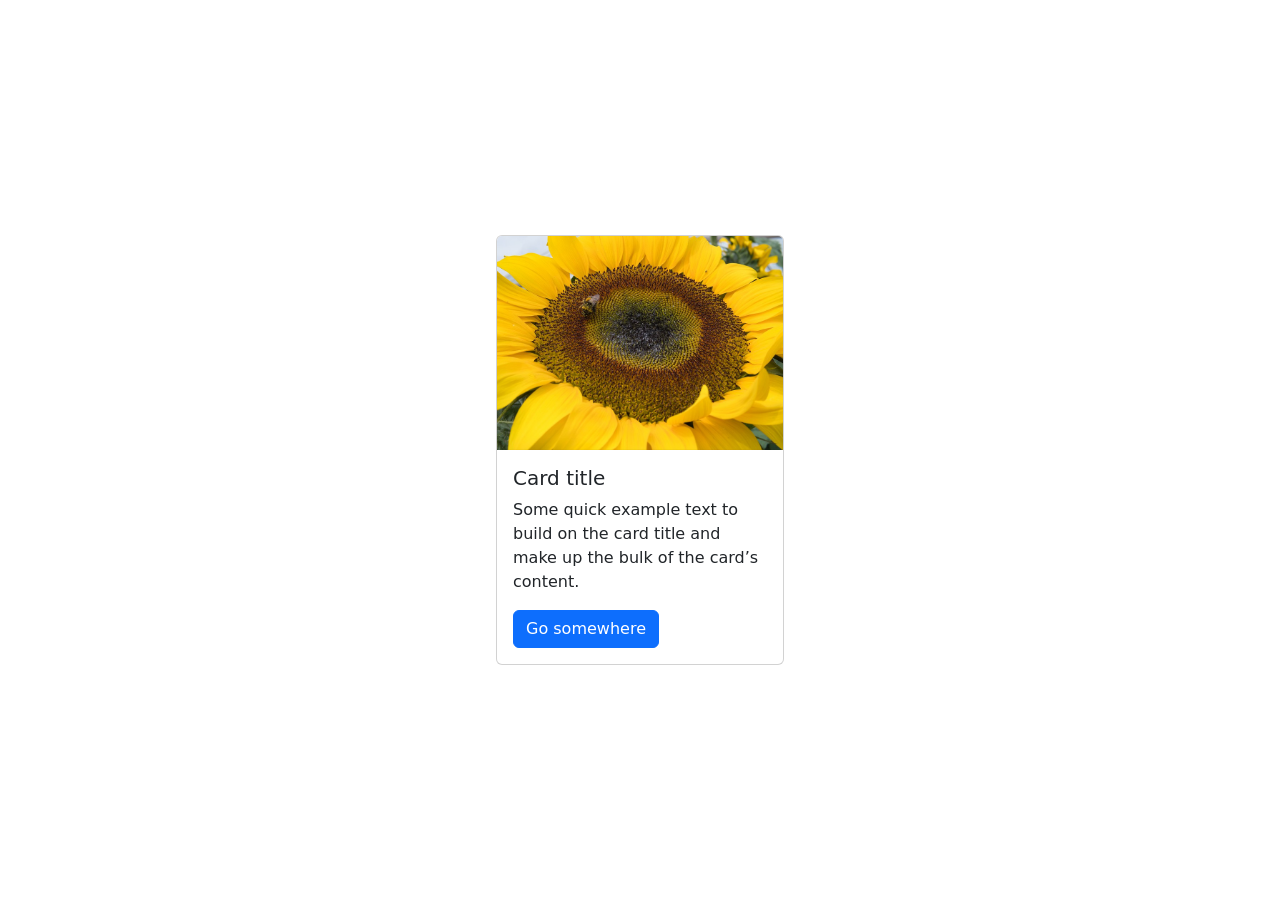
<file: WebDevBootcamp-2026-Udemy/Bootstrap/11.0 Bootstrap Intro/index.html>
<!doctype html>
<html lang="en">
  <head>
    <meta charset="utf-8" />
    <meta name="viewport" content="width=device-width, initial-scale=1" />
    <title>Bootstrap</title>
    <!-- TODO 1: Add the Bootstrap link here. -->
    <link
      href="https://cdn.jsdelivr.net/npm/bootstrap@5.3.8/dist/css/bootstrap.min.css"
      rel="stylesheet"
      integrity="sha384-sRIl4kxILFvY47J16cr9ZwB07vP4J8+LH7qKQnuqkuIAvNWLzeN8tE5YBujZqJLB"
      crossorigin="anonymous"
    />
    <style>
      /* TODO 4: Use flexbox to center the card in the vertical and horizontal center. */
      .flex-container {
        display: flex;
        height: 100vh;
        justify-content: center;
        align-items: center;
      }
    </style>
  </head>

  <body>
    <div class="flex-container">
      <!-- TODO 2: Add the Bootstrap Prebuilt Card here -->
      <div class="card" style="width: 18rem">
        <!-- TODO 3: Change the image src to display the flower.jpg image. -->
        <img src="./flower.jpg" class="card-img-top" alt="flower" />
        <div class="card-body">
          <h5 class="card-title">Card title</h5>
          <p class="card-text">
            Some quick example text to build on the card title and make up the
            bulk of the card’s content.
          </p>
          <a href="#" class="btn btn-primary">Go somewhere</a>
        </div>
      </div>
    </div>
  </body>
</html>
</file>
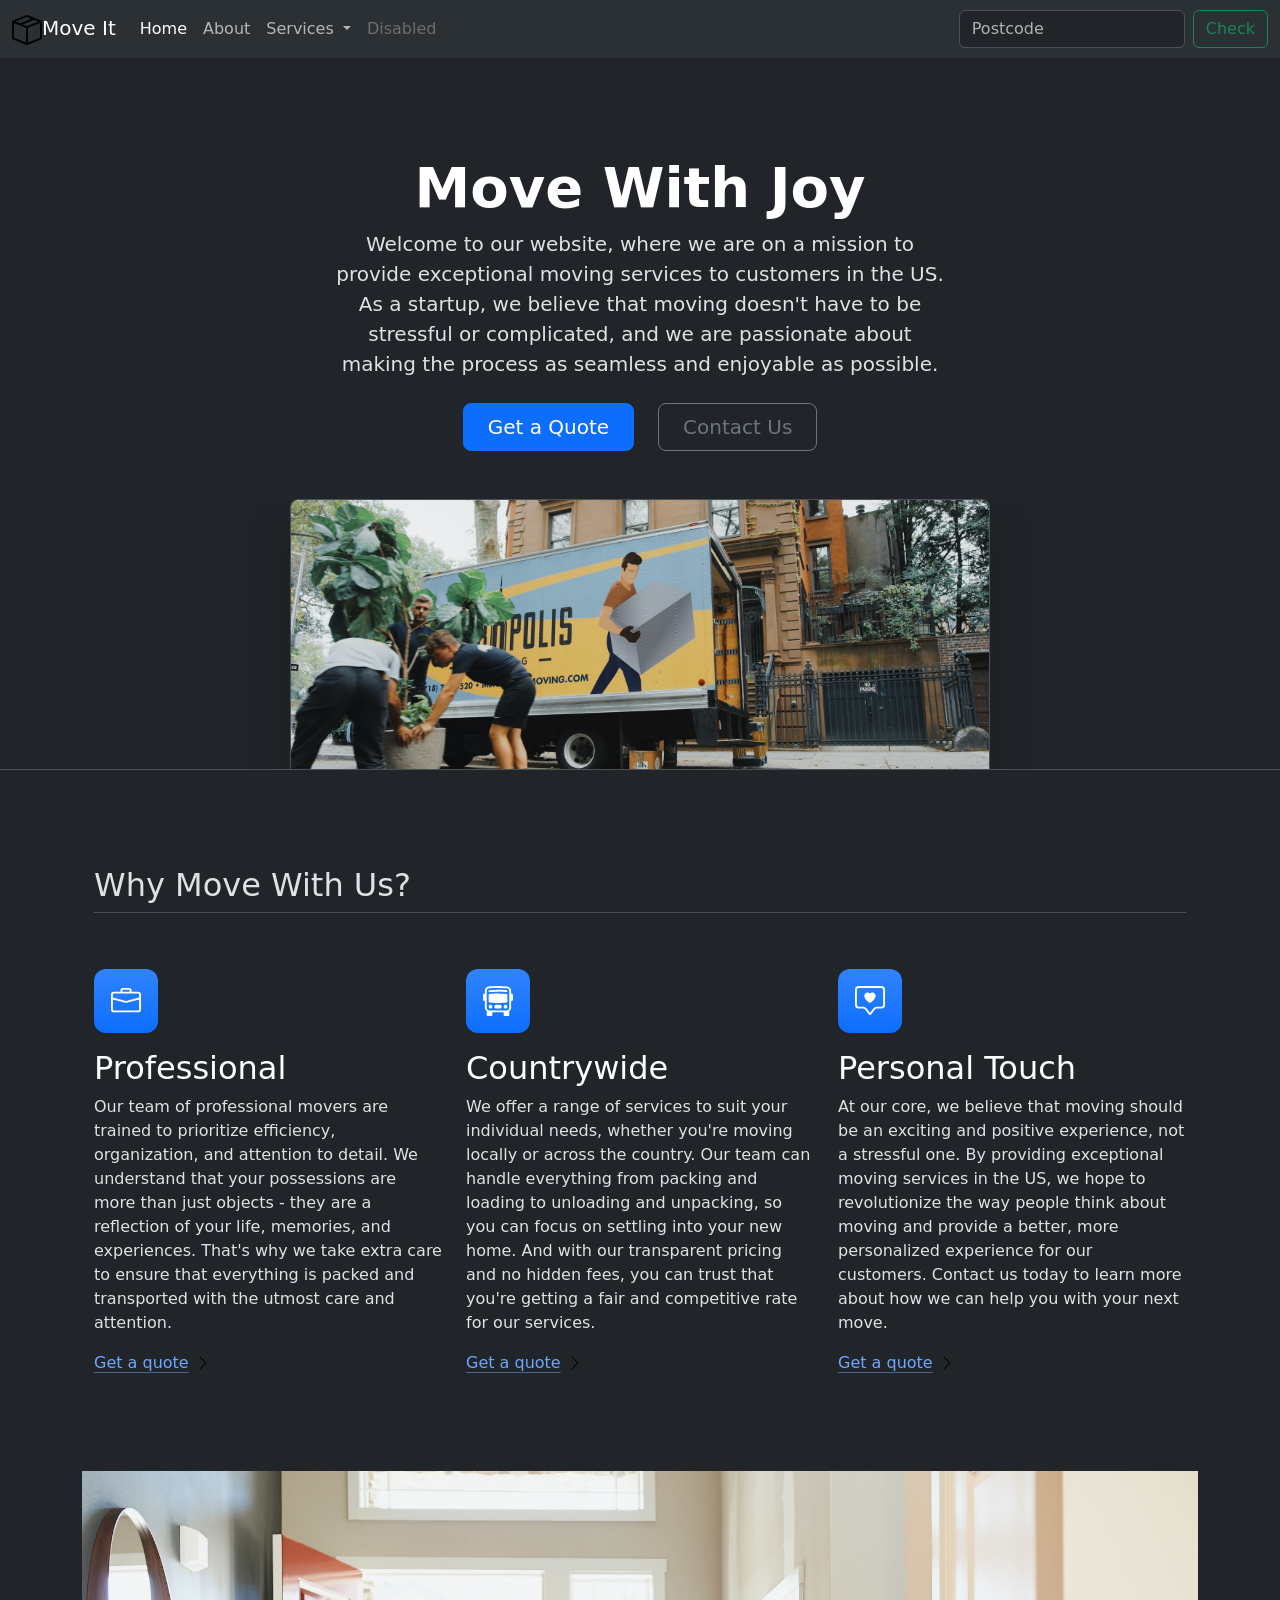
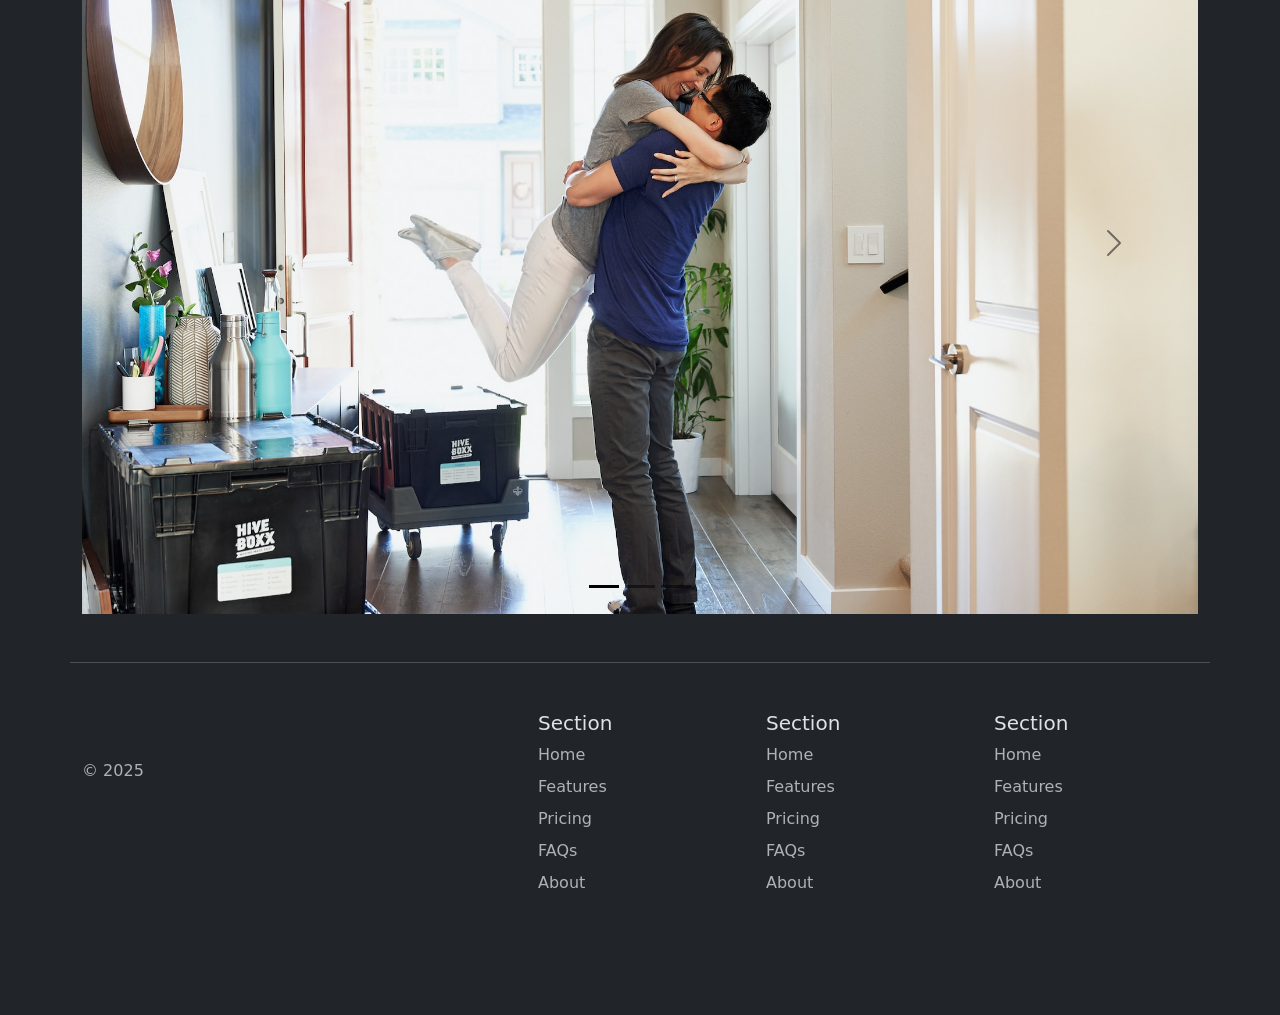
<file: WebDevBootcamp-2026-Udemy/Bootstrap/11.2 Bootstrap Components/index.html>
<!doctype html>
<html lang="en" data-bs-theme="dark">
  <head>
    <meta charset="UTF-8" />
    <meta name="viewport" content="width=device-width, initial-scale=1.0" />
    <title>Bootstrap Components</title>
    <link
      href="https://cdn.jsdelivr.net/npm/bootstrap@5.3.0-alpha2/dist/css/bootstrap.min.css"
      rel="stylesheet"
      integrity="sha384-aFq/bzH65dt+w6FI2ooMVUpc+21e0SRygnTpmBvdBgSdnuTN7QbdgL+OapgHtvPp"
      crossorigin="anonymous"
    />
    <style>
      .feature-icon {
        width: 4rem;
        height: 4rem;
        border-radius: 0.75rem;
      }
    </style>
  </head>

  <body>
    <nav class="navbar navbar-expand-lg bg-body-tertiary">
      <div class="container-fluid">
        <a class="navbar-brand" href="#"
          ><img src="./box-seam.svg" alt="moveit brand icon" height="30" />Move
          It</a
        >
        <button
          class="navbar-toggler"
          type="button"
          data-bs-toggle="collapse"
          data-bs-target="#navbarSupportedContent"
          aria-controls="navbarSupportedContent"
          aria-expanded="false"
          aria-label="Toggle navigation"
        >
          <span class="navbar-toggler-icon"></span>
        </button>
        <div class="collapse navbar-collapse" id="navbarSupportedContent">
          <ul class="navbar-nav me-auto mb-2 mb-lg-0">
            <li class="nav-item">
              <a class="nav-link active" aria-current="page" href="#">Home</a>
            </li>
            <li class="nav-item">
              <a class="nav-link" href="#">About</a>
            </li>
            <li class="nav-item dropdown">
              <a
                class="nav-link dropdown-toggle"
                href="#"
                role="button"
                data-bs-toggle="dropdown"
                aria-expanded="false"
              >
                Services
              </a>
              <ul class="dropdown-menu">
                <li><a class="dropdown-item" href="#">Action</a></li>
                <li><a class="dropdown-item" href="#">Another action</a></li>
                <li><hr class="dropdown-divider" /></li>
                <li>
                  <a class="dropdown-item" href="#">Something else here</a>
                </li>
              </ul>
            </li>
            <li class="nav-item">
              <a class="nav-link disabled" aria-disabled="true">Disabled</a>
            </li>
          </ul>
          <form class="d-flex" role="search">
            <input
              class="form-control me-2"
              type="search"
              placeholder="Postcode"
              aria-label="Search"
            />
            <button class="btn btn-outline-success" type="submit">Check</button>
          </form>
        </div>
      </div>
    </nav>

    <div class="px-4 pt-5 my-5 text-center border-bottom">
      <h1 class="display-4 fw-bold text-body-emphasis">Move With Joy</h1>
      <div class="col-lg-6 mx-auto">
        <p class="lead mb-4">
          Welcome to our website, where we are on a mission to provide
          exceptional moving services to customers in the US. As a startup, we
          believe that moving doesn't have to be stressful or complicated, and
          we are passionate about making the process as seamless and enjoyable
          as possible.
        </p>
        <div class="d-grid gap-2 d-sm-flex justify-content-sm-center mb-5">
          <button type="button" class="btn btn-primary btn-lg px-4 me-sm-3">
            Get a Quote
          </button>
          <button type="button" class="btn btn-outline-secondary btn-lg px-4">
            Contact Us
          </button>
        </div>
      </div>
      <div class="overflow-hidden" style="max-height: 30vh">
        <div class="container px-5">
          <img
            src="./moving-van.jpg"
            class="img-fluid border rounded-3 shadow-lg mb-4"
            alt="Example image"
            width="700"
            height="500"
            loading="lazy"
          />
        </div>
      </div>
    </div>

    <div class="container px-4 py-5" id="featured-3">
      <h2 class="pb-2 border-bottom">Why Move With Us?</h2>
      <div class="row g-4 py-5 row-cols-1 row-cols-lg-3">
        <div class="feature col">
          <div
            class="feature-icon d-inline-flex align-items-center justify-content-center text-bg-primary bg-gradient fs-2 mb-3"
          >
            <img src="./briefcase.svg" alt="briefcase" height="30" />
          </div>
          <h3 class="fs-2 text-body-emphasis">Professional</h3>
          <p>
            Our team of professional movers are trained to prioritize
            efficiency, organization, and attention to detail. We understand
            that your possessions are more than just objects - they are a
            reflection of your life, memories, and experiences. That's why we
            take extra care to ensure that everything is packed and transported
            with the utmost care and attention.
          </p>
          <a href="#" class="icon-link">
            Get a quote
            <img src="./chevron-right.svg" alt="chevron-right" />
          </a>
        </div>
        <div class="feature col">
          <div
            class="feature-icon d-inline-flex align-items-center justify-content-center text-bg-primary bg-gradient fs-2 mb-3"
          >
            <img src="./bus-front.svg" alt="bus-front" height="30" />
          </div>
          <h3 class="fs-2 text-body-emphasis">Countrywide</h3>
          <p>
            We offer a range of services to suit your individual needs, whether
            you're moving locally or across the country. Our team can handle
            everything from packing and loading to unloading and unpacking, so
            you can focus on settling into your new home. And with our
            transparent pricing and no hidden fees, you can trust that you're
            getting a fair and competitive rate for our services.
          </p>
          <a href="#" class="icon-link">
            Get a quote
            <img src="./chevron-right.svg" alt="chevron-right" />
          </a>
        </div>
        <div class="feature col">
          <div
            class="feature-icon d-inline-flex align-items-center justify-content-center text-bg-primary bg-gradient fs-2 mb-3"
          >
            <img
              src="chat-square-heart.svg"
              alt="chat-square-heart"
              height="30"
            />
          </div>
          <h3 class="fs-2 text-body-emphasis">Personal Touch</h3>
          <p>
            At our core, we believe that moving should be an exciting and
            positive experience, not a stressful one. By providing exceptional
            moving services in the US, we hope to revolutionize the way people
            think about moving and provide a better, more personalized
            experience for our customers. Contact us today to learn more about
            how we can help you with your next move.
          </p>
          <a href="#" class="icon-link">
            Get a quote
            <img src="./chevron-right.svg" alt="chevron-right" />
          </a>
        </div>
      </div>
    </div>

    <div class="container">
      <div id="carouselExampleIndicators" class="carousel slide">
        <div class="carousel-indicators">
          <button
            type="button"
            data-bs-target="#carouselExampleIndicators"
            data-bs-slide-to="0"
            class="active"
            aria-current="true"
            aria-label="Slide 1"
          ></button>
          <button
            type="button"
            data-bs-target="#carouselExampleIndicators"
            data-bs-slide-to="1"
            aria-label="Slide 2"
          ></button>
          <button
            type="button"
            data-bs-target="#carouselExampleIndicators"
            data-bs-slide-to="2"
            aria-label="Slide 3"
          ></button>
        </div>
        <div class="carousel-inner">
          <div class="carousel-item active">
            <img src="./couple.jpg" class="d-block w-100" alt="couple" />
          </div>
          <div class="carousel-item">
            <img src="./dog.jpg" class="d-block w-100" alt="dog" />
          </div>
          <div class="carousel-item">
            <img src="./family.jpg" class="d-block w-100" alt="family" />
          </div>
        </div>
        <button
          class="carousel-control-prev"
          type="button"
          data-bs-target="#carouselExampleIndicators"
          data-bs-slide="prev"
        >
          <span class="carousel-control-prev-icon" aria-hidden="true"></span>
          <span class="visually-hidden">Previous</span>
        </button>
        <button
          class="carousel-control-next"
          type="button"
          data-bs-target="#carouselExampleIndicators"
          data-bs-slide="next"
        >
          <span class="carousel-control-next-icon" aria-hidden="true"></span>
          <span class="visually-hidden">Next</span>
        </button>
      </div>
    </div>

    <div class="container">
      <footer
        class="row row-cols-1 row-cols-sm-2 row-cols-md-5 py-5 my-5 border-top"
      >
        <div class="col mb-3">
          <a
            href="/"
            class="d-flex align-items-center mb-3 link-body-emphasis text-decoration-none"
            aria-label="Bootstrap"
          >
            <svg class="bi me-2" width="40" height="32" aria-hidden="true">
              <use xlink:href="#bootstrap"></use>
            </svg>
          </a>
          <p class="text-body-secondary">© 2025</p>
        </div>
        <div class="col mb-3"></div>
        <div class="col mb-3">
          <h5>Section</h5>
          <ul class="nav flex-column">
            <li class="nav-item mb-2">
              <a href="#" class="nav-link p-0 text-body-secondary">Home</a>
            </li>
            <li class="nav-item mb-2">
              <a href="#" class="nav-link p-0 text-body-secondary">Features</a>
            </li>
            <li class="nav-item mb-2">
              <a href="#" class="nav-link p-0 text-body-secondary">Pricing</a>
            </li>
            <li class="nav-item mb-2">
              <a href="#" class="nav-link p-0 text-body-secondary">FAQs</a>
            </li>
            <li class="nav-item mb-2">
              <a href="#" class="nav-link p-0 text-body-secondary">About</a>
            </li>
          </ul>
        </div>
        <div class="col mb-3">
          <h5>Section</h5>
          <ul class="nav flex-column">
            <li class="nav-item mb-2">
              <a href="#" class="nav-link p-0 text-body-secondary">Home</a>
            </li>
            <li class="nav-item mb-2">
              <a href="#" class="nav-link p-0 text-body-secondary">Features</a>
            </li>
            <li class="nav-item mb-2">
              <a href="#" class="nav-link p-0 text-body-secondary">Pricing</a>
            </li>
            <li class="nav-item mb-2">
              <a href="#" class="nav-link p-0 text-body-secondary">FAQs</a>
            </li>
            <li class="nav-item mb-2">
              <a href="#" class="nav-link p-0 text-body-secondary">About</a>
            </li>
          </ul>
        </div>
        <div class="col mb-3">
          <h5>Section</h5>
          <ul class="nav flex-column">
            <li class="nav-item mb-2">
              <a href="#" class="nav-link p-0 text-body-secondary">Home</a>
            </li>
            <li class="nav-item mb-2">
              <a href="#" class="nav-link p-0 text-body-secondary">Features</a>
            </li>
            <li class="nav-item mb-2">
              <a href="#" class="nav-link p-0 text-body-secondary">Pricing</a>
            </li>
            <li class="nav-item mb-2">
              <a href="#" class="nav-link p-0 text-body-secondary">FAQs</a>
            </li>
            <li class="nav-item mb-2">
              <a href="#" class="nav-link p-0 text-body-secondary">About</a>
            </li>
          </ul>
        </div>
      </footer>
    </div>
    <script
      src="https://cdn.jsdelivr.net/npm/bootstrap@5.3.8/dist/js/bootstrap.bundle.min.js"
      integrity="sha384-FKyoEForCGlyvwx9Hj09JcYn3nv7wiPVlz7YYwJrWVcXK/BmnVDxM+D2scQbITxI"
      crossorigin="anonymous"
    ></script>
  </body>
</html>
</file>
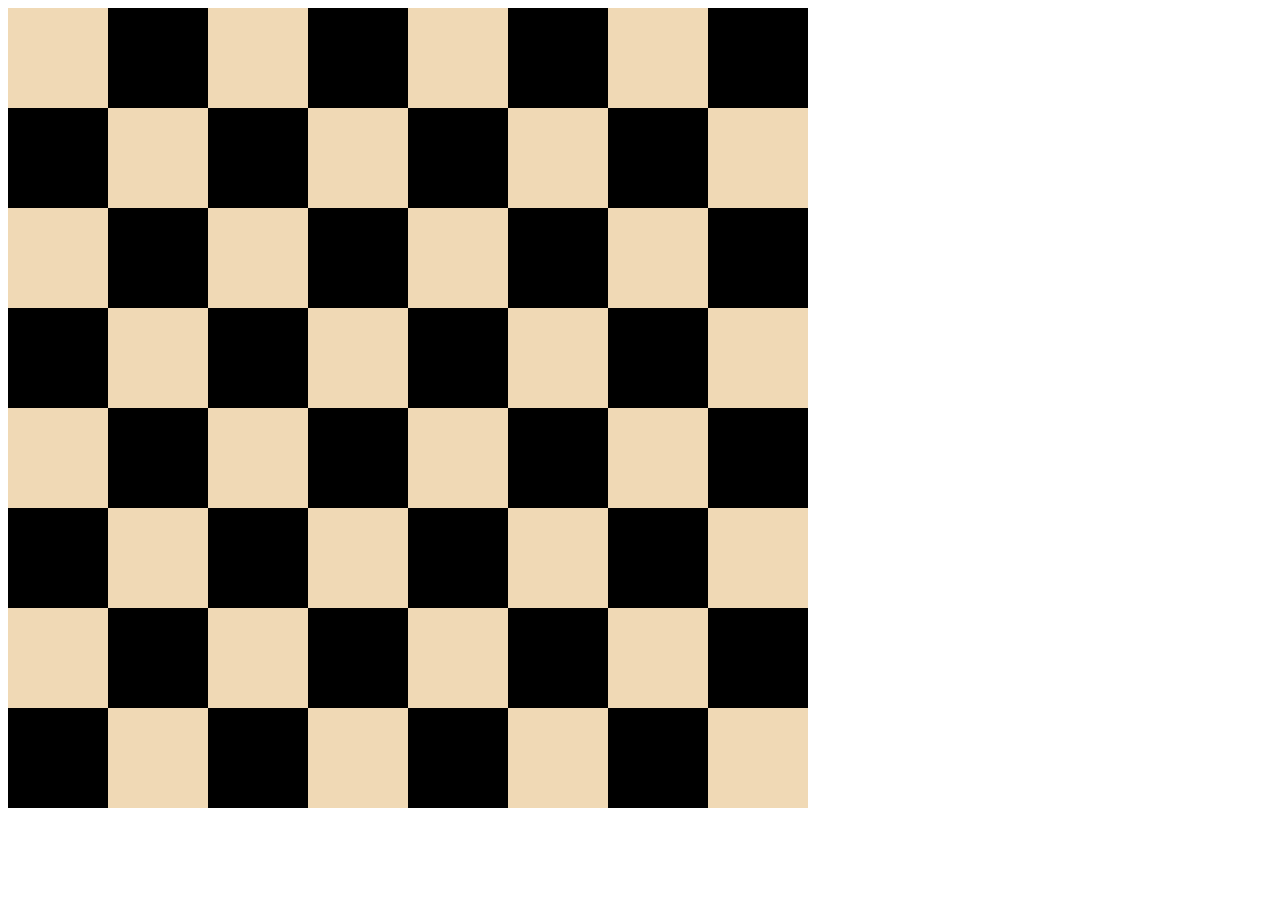
<file: WebDevBootcamp-2026-Udemy/CSS/10.0 Display Grid/index.html>
<!doctype html>
<html>
  <head>
    <title>Chessboard</title>
    <style>
      /* Write your code here */
      /* Each square should be 100px by 100px */
      /* My colours for white: #f0d9b5, black: #b58863 */
      .container {
        width: 800px;
        display: grid;
        grid-template-columns: 1fr 1fr 1fr 1fr 1fr 1fr 1fr 1fr;
        grid-template-rows: 1fr 1fr 1fr 1fr 1fr 1fr 1fr 1fr;
      }
      .white {
        width: 100px;
        height: 100px;
        background-color: #f0d9b5;
      }
      .black {
        width: 100px;
        height: 100px;
        background-color: black;
      }
    </style>
  </head>

  <body>
    <div class="container">
      <div class="white"></div>
      <div class="black"></div>
      <div class="white"></div>
      <div class="black"></div>
      <div class="white"></div>
      <div class="black"></div>
      <div class="white"></div>
      <div class="black"></div>
      <div class="black"></div>
      <div class="white"></div>
      <div class="black"></div>
      <div class="white"></div>
      <div class="black"></div>
      <div class="white"></div>
      <div class="black"></div>
      <div class="white"></div>
      <div class="white"></div>
      <div class="black"></div>
      <div class="white"></div>
      <div class="black"></div>
      <div class="white"></div>
      <div class="black"></div>
      <div class="white"></div>
      <div class="black"></div>
      <div class="black"></div>
      <div class="white"></div>
      <div class="black"></div>
      <div class="white"></div>
      <div class="black"></div>
      <div class="white"></div>
      <div class="black"></div>
      <div class="white"></div>
      <div class="white"></div>
      <div class="black"></div>
      <div class="white"></div>
      <div class="black"></div>
      <div class="white"></div>
      <div class="black"></div>
      <div class="white"></div>
      <div class="black"></div>
      <div class="black"></div>
      <div class="white"></div>
      <div class="black"></div>
      <div class="white"></div>
      <div class="black"></div>
      <div class="white"></div>
      <div class="black"></div>
      <div class="white"></div>
      <div class="white"></div>
      <div class="black"></div>
      <div class="white"></div>
      <div class="black"></div>
      <div class="white"></div>
      <div class="black"></div>
      <div class="white"></div>
      <div class="black"></div>
      <div class="black"></div>
      <div class="white"></div>
      <div class="black"></div>
      <div class="white"></div>
      <div class="black"></div>
      <div class="white"></div>
      <div class="black"></div>
      <div class="white"></div>
    </div>
  </body>
</html>
</file>
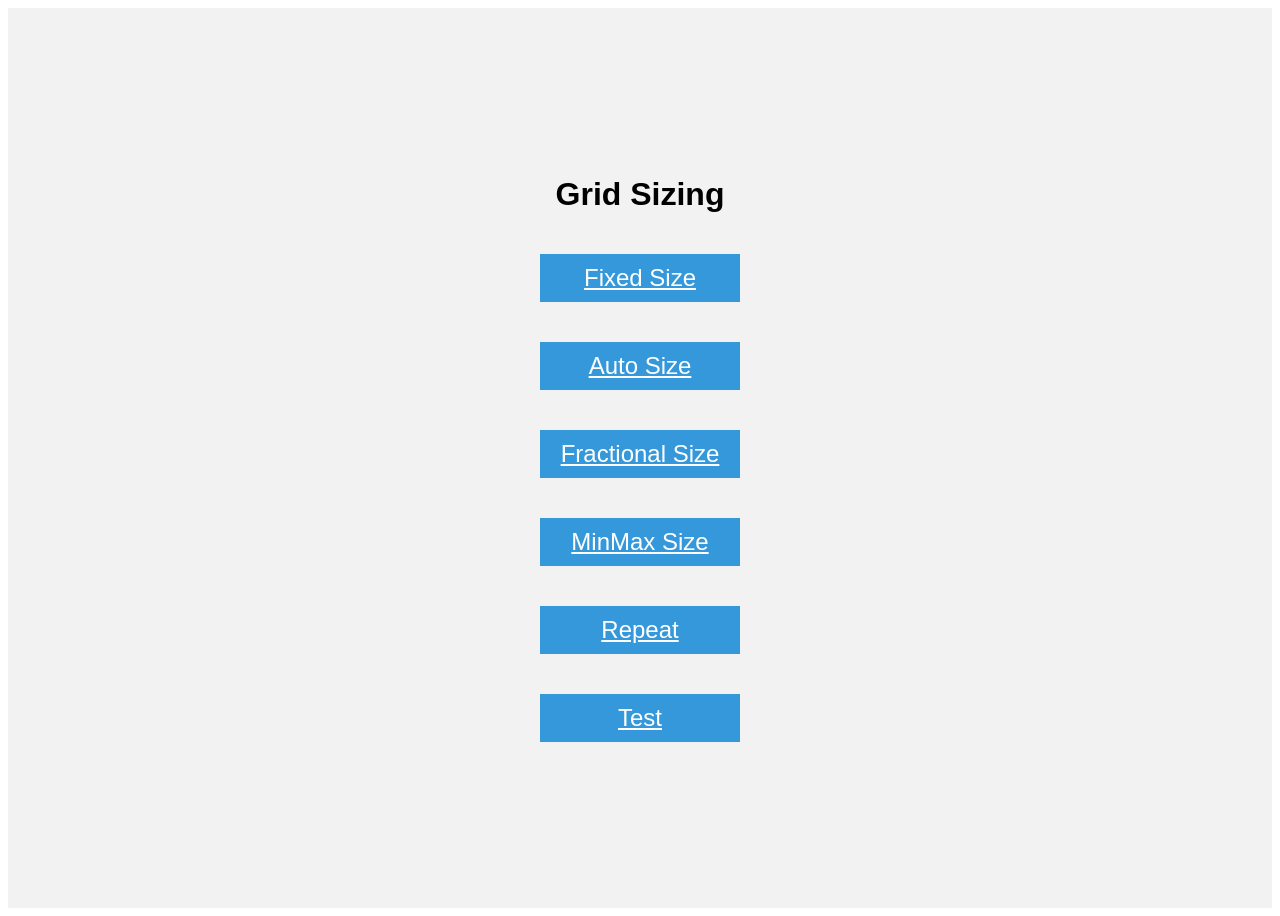
<file: WebDevBootcamp-2026-Udemy/CSS/10.1 Grid Sizing/index.html>
<!DOCTYPE html>
<html lang="en">

<head>
  <meta charset="UTF-8">
  <meta name="google" content="notranslate">
  <meta name="viewport" content="width=device-width, initial-scale=1.0">
  <title>Grid Fundamentals</title>
  <style>
    body {
      font-family: sans-serif;
    }

    .container {
      display: flex;
      justify-content: center;
      align-items: center;
      flex-direction: column;
      height: 100vh;
      background-color: #f2f2f2;
    }

    .item {
      width: 200px;
      margin: 20px;
      background-color: #3498db;
      color: #fff;
      text-align: center;
      line-height: 2;
      font-size: 24px;
    }
  </style>
</head>

<body>
  <div class="container">
    <h1>Grid Sizing</h1>
    <a class="item" href="./fixed-size.html">Fixed Size</a>
    <a class="item" href="./auto-size.html">Auto Size</a>
    <a class="item" href="./fractional-size.html">Fractional Size</a>
    <a class="item" href="./minmax-size.html">MinMax Size</a>
    <a class="item" href="./repeat.html">Repeat</a>
    <a class="item" href="./test.html">Test</a>


  </div>
</body>

</html>
</file>
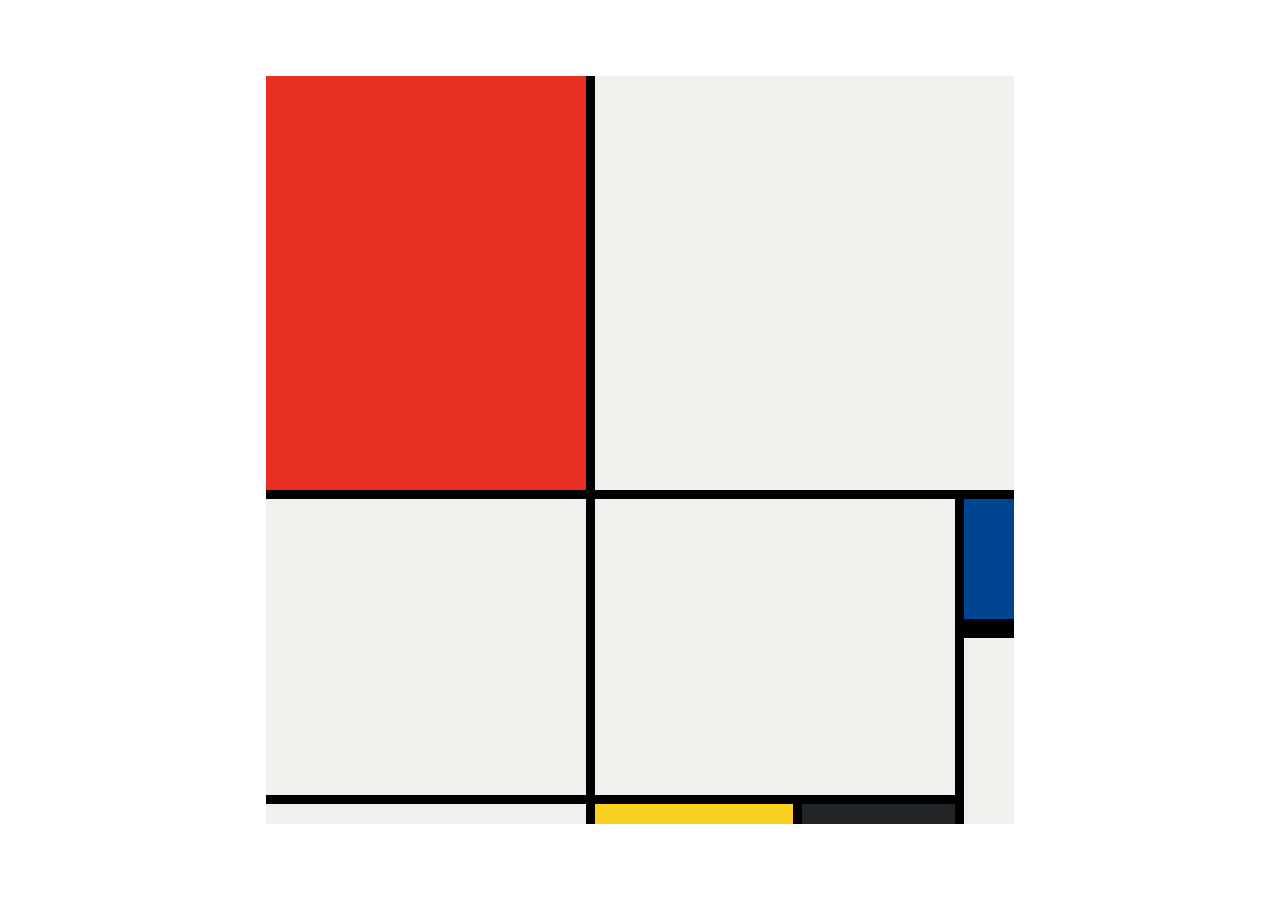
<file: WebDevBootcamp-2026-Udemy/CSS/10.3 Mondrian Project/index.html>
<!doctype html>
<html lang="en">
  <head>
    <meta charset="UTF-8" />
    <meta name="viewport" content="width=device-width, initial-scale=1.0" />
    <title>Mondrian Project</title>
    <style>
      body {
        display: flex;
        height: 100vh;
        justify-content: center;
        align-items: center;
        padding: 0;
        margin: 0;
      }
      .container {
        width: 748px;
        height: 748px;
        display: grid;
        grid-template-columns: 320px 198px 153px 50px;
        grid-template-rows: 414px 130px 157px 20px;
        gap: 9px;
        background-color: black;
      }
      .red {
        background-color: #e72f24;
      }
      .blue {
        background-color: #004592;
        border-bottom: 10px solid black;
      }
      .yellow {
        background-color: #f9d01e;
      }
      .grey {
        background-color: #232629;
      }
      .light-grey {
        background-color: #f0f1ec;
      }

      .one {
        grid-column: span 3;
      }
      .two {
        grid-row: span 2;
      }
      .three {
        grid-area: 2 / 2 / 4 / 4;
      }
      .four {
        grid-row: span 2;
      }
      /*
      Write your CSS here
      Gap Colour: #000
      White: #F0F1EC
      Red: #E72F24
      Black: #232629
      Blue: #004592
      Yellow: #F9D01E

      For dimensions, see dimensions.png image.
      HINT: Remember you can't change the properties of grid lines.
      But grid lines are transparent!
      */
    </style>
  </head>

  <body>
    <!-- Write your HTML here -->
    <div class="container">
      <div class="item red"></div>
      <div class="light-grey one"></div>
      <div class="light-grey two"></div>
      <div class="light-grey three"></div>
      <div class="item blue"></div>
      <div class="light-grey four"></div>
      <div class="light-grey five"></div>

      <div class="item yellow"></div>

      <div class="item grey"></div>
    </div>
  </body>
</html>
</file>
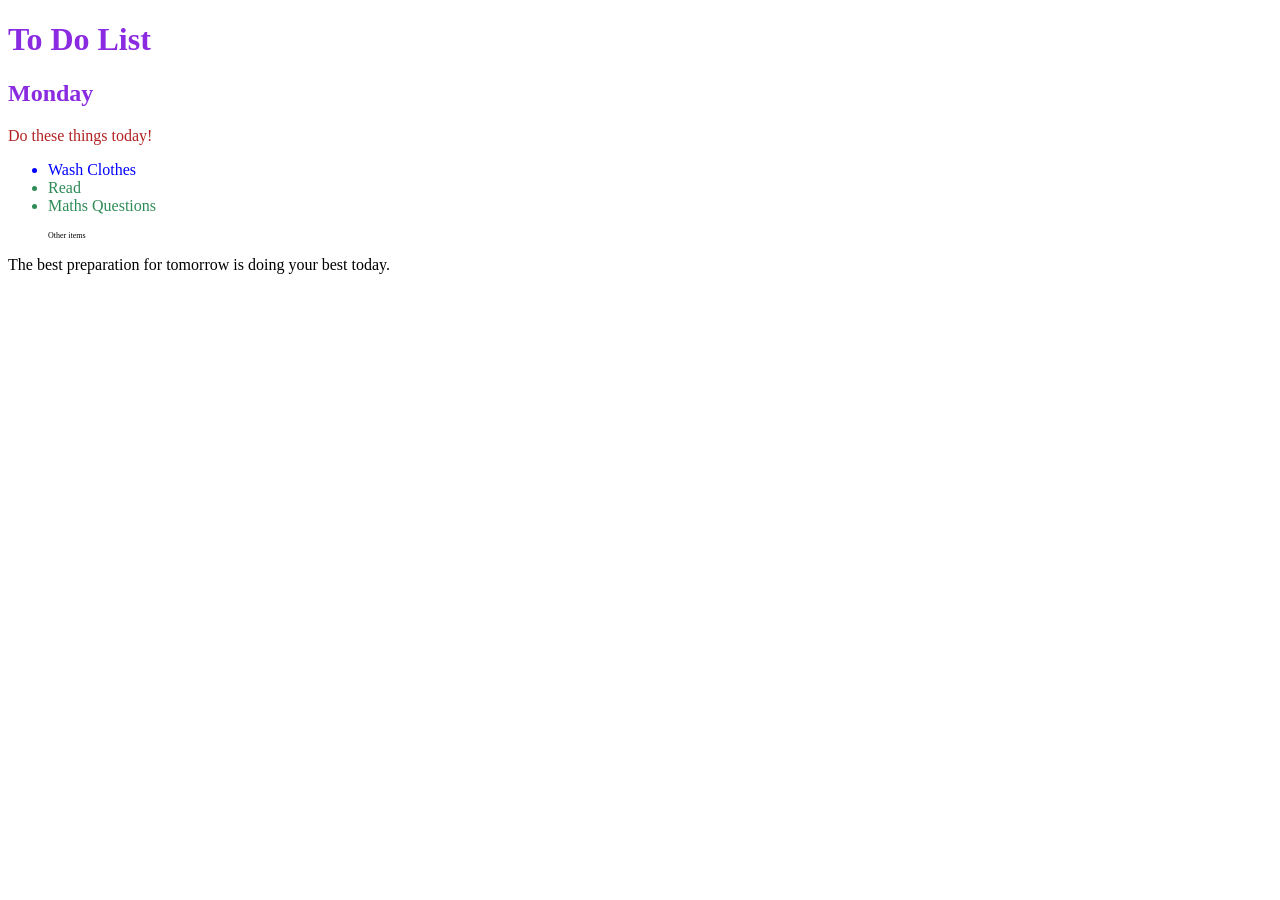
<file: WebDevBootcamp-2026-Udemy/CSS/7.1 Combining Selectors/index.html>
<!DOCTYPE html>
<html lang="en">

<head>
  <meta charset="UTF-8">
  <title>Combining CSS Selectors</title>
  <link rel="stylesheet" href="./style.css">
</head>

<!-- Don't change any of the HTML code! -->

<body>
  <h1>To Do List</h1>
  <h2>Monday</h2>
  <div class="box">
    <p class="done">Do these things today!</p>
    <ul class="list">
      <li>Wash Clothes</li>
      <li class="done">Read</li>
      <li class="done">Maths Questions</li>
    </ul>
  </div>

  <ul>
    <p class="done">Other items</p>
  </ul>
  <p>The best preparation for tomorrow is doing your best today.</p>

</body>

</html>
</file>
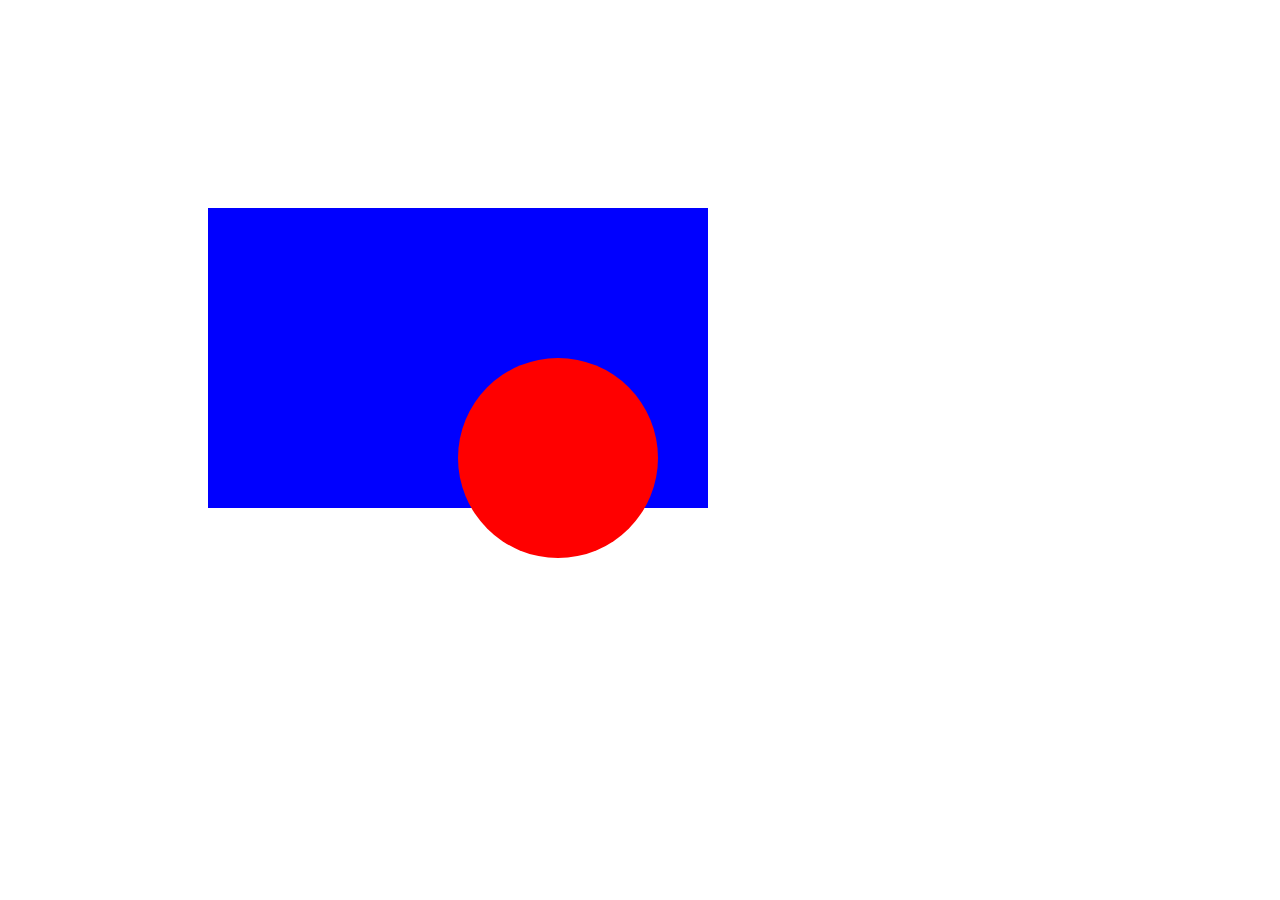
<file: WebDevBootcamp-2026-Udemy/CSS/7.2 CSS Positioning/index.html>
<!doctype html>
<html>
  <head>
    <title>CSS Positioning Exercise</title>
    <style>
      /* Write your code here */
      .red-circle {
        background-color: red;
        width: 200px;
        height: 200px;
        border-radius: 50%;
        position: absolute;
        top: 150px;
        left: 250px;
      }

      .blue-box {
        width: 500px;
        height: 300px;
        background-color: blue;
        position: relative;
        top: 200px;
        left: 200px;
      }
    </style>
  </head>
  <!--There are 4 types in position CSS:
  1) Static : HTML default flow when we set top or left it will not apply.
  2) Relative : when we set top or left it will move relative position. 
  3) Absolute : Position relative to nearest positioned ancestor or top left corner of webpage.
  4) Fixed : Position relative to top left corner of browser window. It will alway show on the screen when we scroll up or down.

  To visualize do appbrewery.github.io/css-positioning/

  --Z-index will apply for absolute. It will be like that element will be floated on other stuffs. z-index : 0;(default) but z-index : -1;(it will be behind other things);
  -->
  <body>
    <div class="blue-box">
      <div class="red-circle"></div>
    </div>
  </body>
</html>
</file>
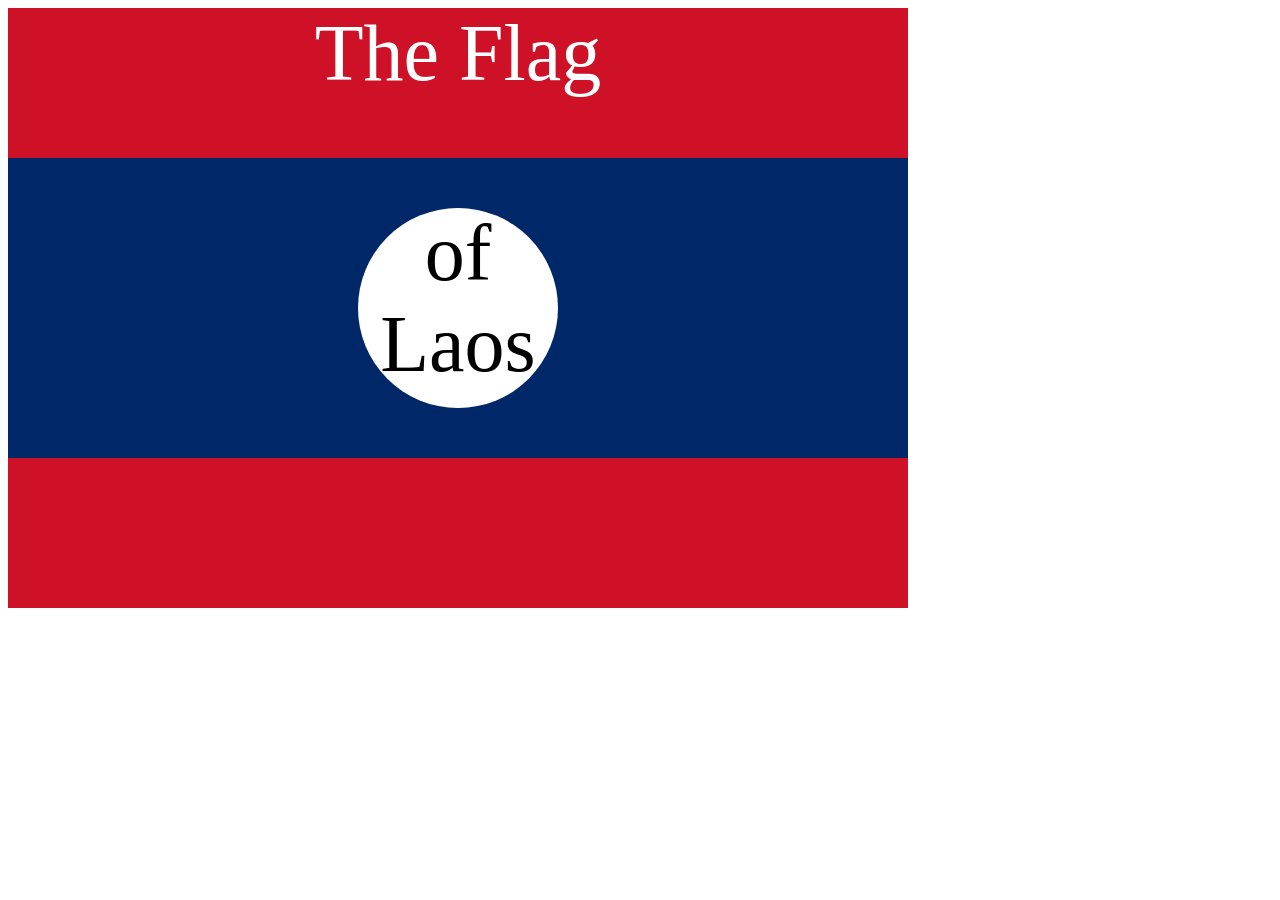
<file: WebDevBootcamp-2026-Udemy/CSS/7.3 CSS Flag Project/index.html>
<!doctype html>
<html lang="en">
  <head>
    <meta charset="UTF-8" />
    <title>CSS Flag Project</title>
    <style>
      /* Write your CSS Code here */
      .flag {
        width: 900px;
        height: 600px;
        background-color: rgb(206, 17, 38);
        position: relative;
      }

      .flag > p {
        color: white;
        position: absolute;
        left: 50%;
        transform: translateX(-50%);
      }

      .flag > div {
        width: 100%;
        height: 300px;
        background-color: rgb(0, 40, 104);
        position: absolute;
        top: 150px;
      }

      .flag > div > div {
        width: 200px;
        height: 200px;
        background-color: white;
        border-radius: 50%;
        position: relative;
        top: 50px;
        left: 350px;
      }

      p {
        margin: 0;
        font-size: 5rem;
        text-align: center;
        color: white;
      }

      body > div > div > div > p {
        color: black;
      }
    </style>
  </head>

  <!-- 
  IMPORTANT! Do not change any HTML
Don't add any classes/ids/elements 
Use what you know about combining selectors 
and CSS specificity instead.
Hint 1: The flag is 900px by 600px and the circle is 200px by 200px.
Hint 2: You can use CSS inspection to get the colors from
https://appbrewery.github.io/flag-of-laos/
-->

  <body>
    <div class="flag">
      <p>The Flag</p>
      <div>
        <div>
          <p>of Laos</p>
        </div>
      </div>
    </div>
  </body>
</html>
</file>
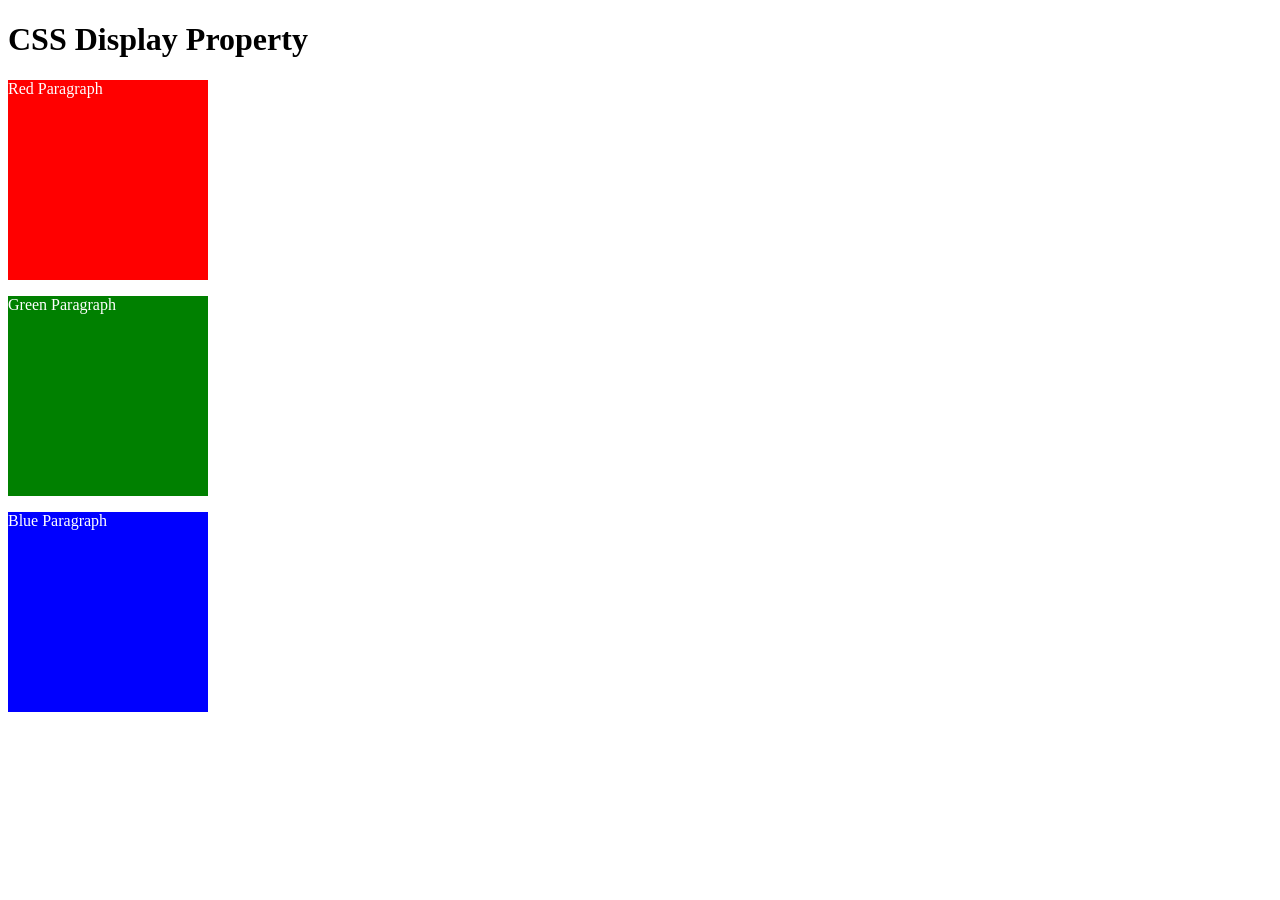
<file: WebDevBootcamp-2026-Udemy/CSS/8.0 CSS Display/index.html>
<!doctype html>
<html>
  <!-- 
  TODO
1. By changing only the display property of the CSS make all 3 squares line up horizontally like in goal1 image.
2. Change only the display property to make all 3 squares line up vertically like in goal2 image.
-->

  <head>
    <title>CSS Display Property Example</title>
    <style>
      p {
        color: white;
      }

      .red {
        display: block;
        width: 200px;
        height: 200px;
        background-color: red;
      }

      .green {
        display: block;
        width: 200px;
        height: 200px;
        background-color: green;
      }

      .blue {
        display: block;
        width: 200px;
        height: 200px;
        background-color: blue;
      }
    </style>
  </head>
  <!--
    I learned that in display property will have none, block, inline, and inline-block value.  

    1) Block : will set another element to go below and not be the same line.
    2) Inline : will be the same line. ( can't set size for width and height).
    3) Inline-block : this one allows to set height and width and can be on the same line.
    4) None : any element on the screen disappear.

-->
  <body>
    <h1>CSS Display Property</h1>
    <p class="red">Red Paragraph</p>
    <p class="green">Green Paragraph</p>
    <p class="blue">Blue Paragraph</p>
  </body>
</html>
</file>
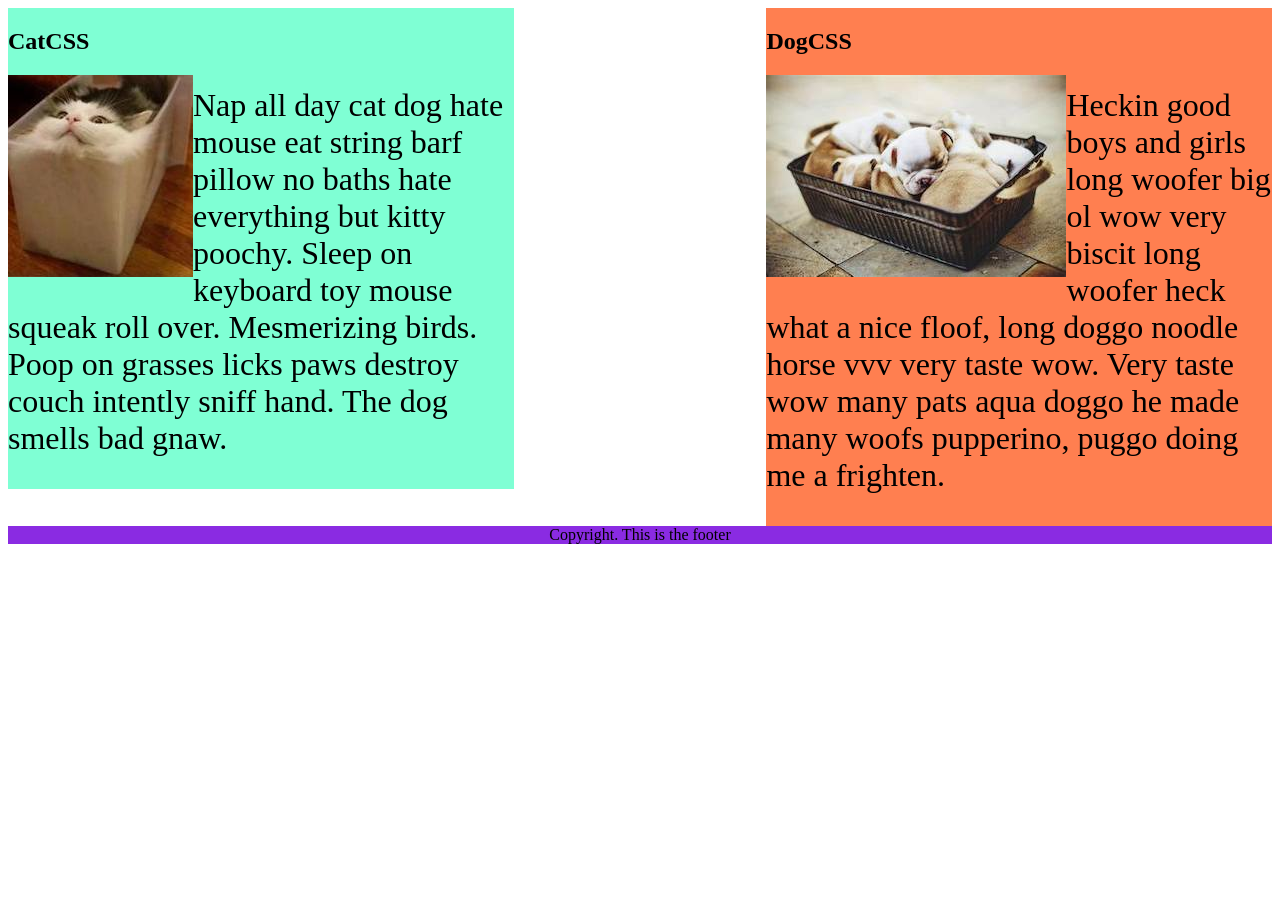
<file: WebDevBootcamp-2026-Udemy/CSS/8.1 CSS Float/index.html>
<!doctype html>
<html lang="en">
  <!-- TODO
1. Make both paragraph elements wrap around the image.
2. Use Float to move the cat div to the left and the dog div to the right.
3. Use clear to make the footer go below both the cat and dog div. -->

  <head>
    <meta charset="UTF-8" />
    <title>CSS Float</title>
    <style>
      div {
        display: inline-block;
        width: 40%;
      }

      p {
        font-size: 2em;
      }

      .cat {
        background-color: aquamarine;
        float: left;
      }

      .dog {
        background-color: coral;
        float: right;
      }

      footer {
        text-align: center;
        background-color: blueviolet;
        clear: both;
      }
      img {
        float: left;
      }
    </style>
  </head>
  <!--
    - Float property will set the img to be wrap around by paragraph.
    - Sometimes we will need to that in a specific newspaper.

    - Clear property will help an element to be at any normal position without affects by float. Example: Footer.
    - clear : left (clear left float).
    - clear : right (clear right float).
    - clear : both (clear both of them).
  -->

  <body>
    <div class="cat">
      <h2>CatCSS</h2>

      <img src="cat.jpeg" alt="cat in a box" />
      <p class="first-paragraph">
        Nap all day cat dog hate mouse eat string barf pillow no baths hate
        everything but kitty poochy. Sleep on keyboard toy mouse squeak roll
        over. Mesmerizing birds. Poop on grasses licks paws destroy couch
        intently sniff hand. The dog smells bad gnaw.
      </p>
    </div>
    <div class="dog">
      <h2>DogCSS</h2>
      <img src="dog.jpeg" alt="dogs in a box" />
      <p class="second-paragraph">
        Heckin good boys and girls long woofer big ol wow very biscit long
        woofer heck what a nice floof, long doggo noodle horse vvv very taste
        wow. Very taste wow many pats aqua doggo he made many woofs pupperino,
        puggo doing me a frighten.
      </p>
    </div>

    <footer>Copyright. This is the footer</footer>
  </body>
</html>
</file>
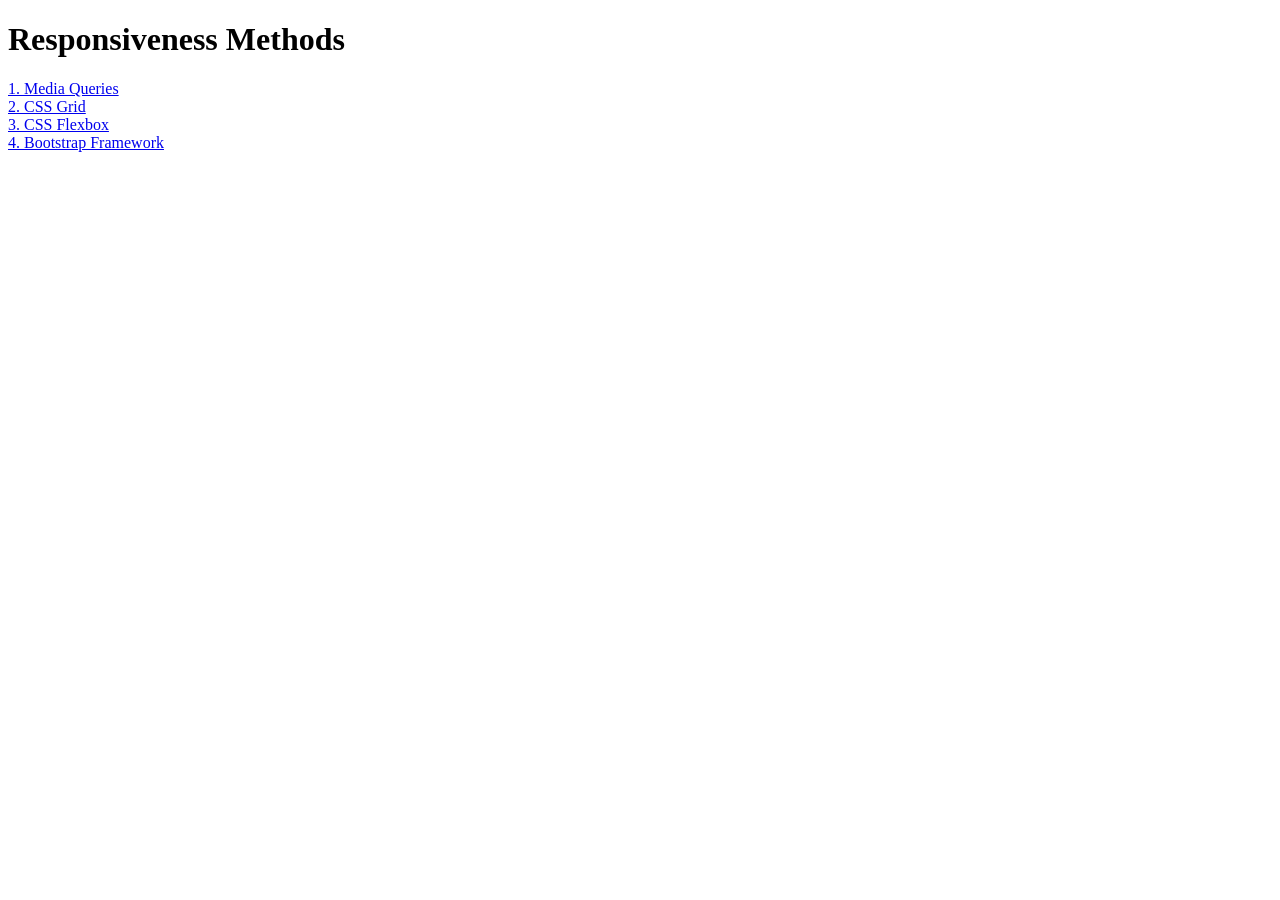
<file: WebDevBootcamp-2026-Udemy/CSS/8.2 Responsiveness/index.html>
<!doctype html>
<html lang="en">
  <head>
    <meta charset="UTF-8" />
    <meta name="viewport" content="width=device-width, initial-scale=1.0" />
    <title>Responsiveness</title>
    <style>
      a {
        display: block;
      }
    </style>
  </head>
  <!--
  We will have 4 main ways to to responsive website.
  

  1) Media Queries
  Example: 
  @media (max-width: 600px)
  {
    /*CSS for screens below or equal to 600px wide */
  }



  2) CSS Grid 2D layout
  Example:
  .grid-container {
    display: grid;

    //We have two columns right here. They are both one fraction (1fr).
    grid-template-columns: 1fr 1fr; 

    //We have three rows: the first will be 100px height, the second = 200px height, the third will be 200px height;
    grid-template-rows: 100px 200px 200px;
  }



  3) CSS Flexbox 1D layout vertical or horizontal.
  Example:
  flex: 1 
  flex: 2 times another flex in CSS.
  - Those are the ratio of each element when we set. 


  4) External Frameworks e.g. Bootstrap
  - It's not something that's built into CSS like Grid or Flexbox, 
  but it's actually something that we have to bring in so other people's code 
  that we're going to use.
-->
  <body>
    <h1>Responsiveness Methods</h1>
    <a href="./media-query.html">1. Media Queries</a>
    <a href="./grid.html">2. CSS Grid</a>
    <a href="./flexbox.html">3. CSS Flexbox</a>
    <a href="./bootstrap.html">4. Bootstrap Framework</a>
  </body>
</html>
</file>
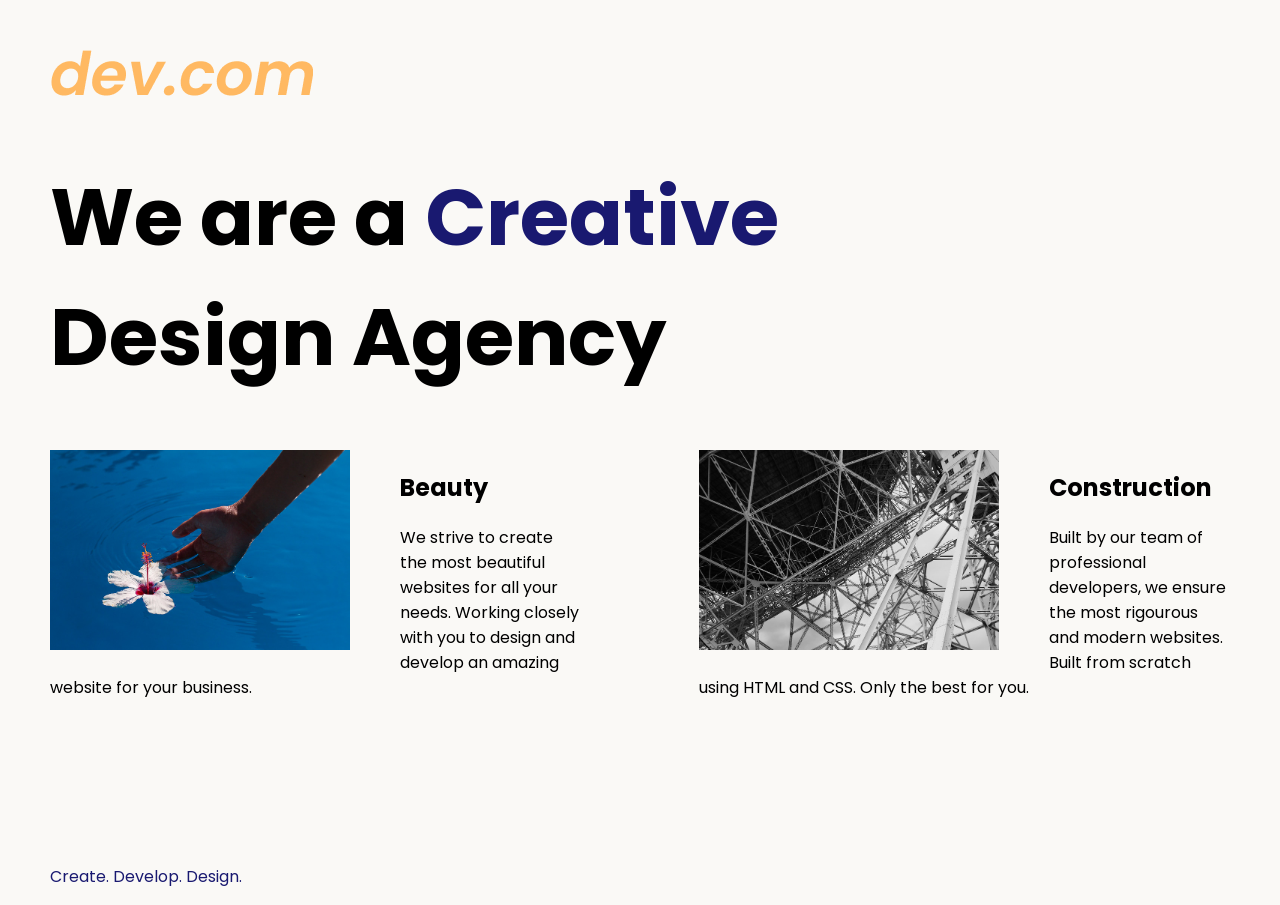
<file: WebDevBootcamp-2026-Udemy/CSS/8.4 Web Design Agency Project/index.html>
<!doctype html>
<html lang="en">
  <head>
    <meta charset="UTF-8" />
    <meta name="viewport" content="width=device-width, initial-scale=1.0" />
    <title>Agency</title>
    <link rel="stylesheet" href="./style.css" />
    <link rel="preconnect" href="https://fonts.googleapis.com" />
    <link rel="preconnect" href="https://fonts.gstatic.com" crossorigin />
    <link
      href="https://fonts.googleapis.com/css2?family=Poppins:wght@400;700&display=swap"
      rel="stylesheet"
    />
  </head>

  <body>
    <div class="main">
      <img class="logo" src="./assets/images/logo.png" alt="logo" />
      <h1>
        We are a <span class="creative">Creative </span> <br />
        Design Agency
      </h1>
      <div class="left card">
        <img
          class="tile-image"
          src="./assets/images/beautiful.jpg"
          alt="hand and flower in water"
        />
        <h2 class="card-title">Beauty</h2>
        <p class="card-text">
          We strive to create the most beautiful websites for all your needs.
          Working closely with you to design and develop an amazing website for
          your business.
        </p>
      </div>

      <div class="right card">
        <img
          class="tile-image"
          src="./assets/images/construction.jpg"
          alt="metal structure"
        />
        <h2 class="card-title">Construction</h2>
        <p>
          Built by our team of professional developers, we ensure the most
          rigourous and modern websites. Built from scratch using HTML and CSS.
          Only the best for you.
        </p>
      </div>
    </div>
    <footer>
      <p>Create. Develop. Design.</p>
    </footer>
  </body>
</html>
</file>
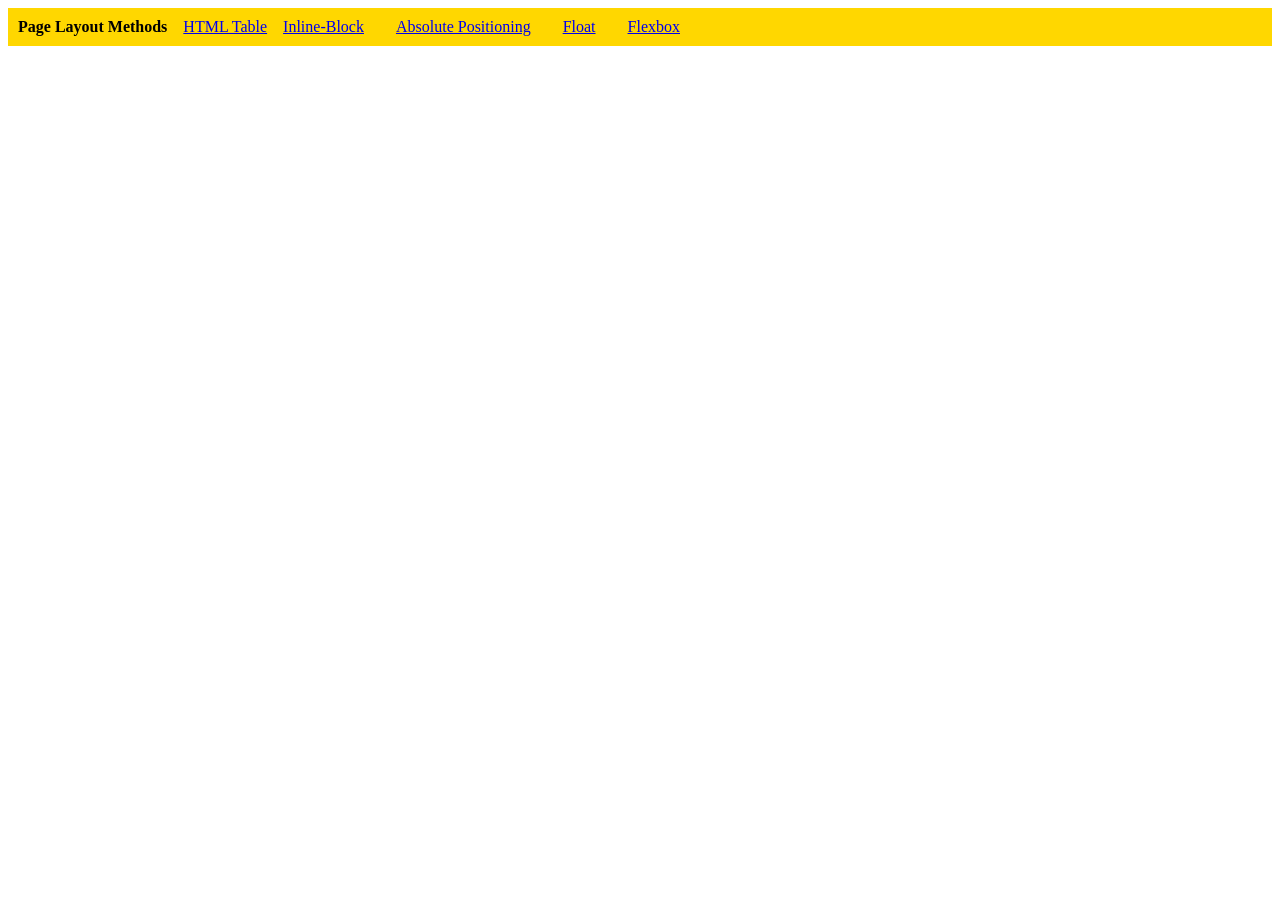
<file: WebDevBootcamp-2026-Udemy/CSS/9.0 Display Flex/index.html>
<!DOCTYPE html>
<html lang="en">

<head>
  <meta charset="UTF-8">
  <meta name="viewport" content="width=device-width, initial-scale=1.0">
  <title>Column Layout Methods</title>
  <style>
    p {
      padding: 0;
      margin: 0;
      font-weight: 700;
    }

    li {
      list-style: none;
    }

    .container {
      display:flex;
      gap: 1rem;
      padding: 10px;
      background-color: gold;
    }

  </style>
</head>

<body>
  <div class="container">
    <p>Page Layout Methods</p>

    <li><a href="./html-table.html">HTML Table</a></li>
    <li><a href="./inline-block.html">Inline-Block</li>
    <li><a href="./absolute-position.html">Absolute Positioning</li>
    <li><a href="./float.html">Float</li>
    <li><a href="./flex.html">Flexbox</li>

  </div>
</body>

</html>
</file>
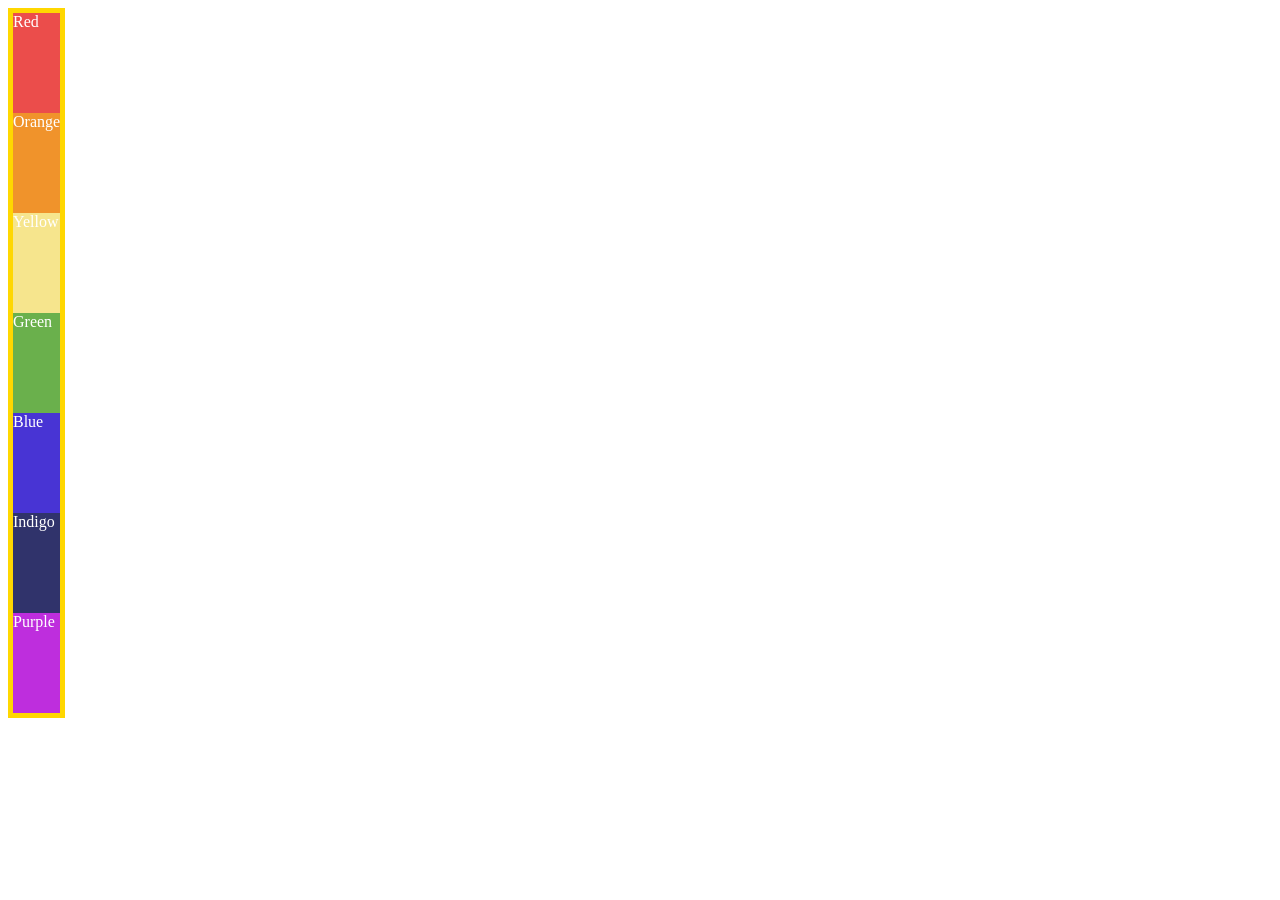
<file: WebDevBootcamp-2026-Udemy/CSS/9.1 Flex Direction/index.html>
<!doctype html>
<html lang="en">
  <head>
    <meta charset="UTF-8" />
    <meta name="viewport" content="width=device-width, initial-scale=1.0" />
    <title>Flex Direction</title>
    <!-- HINT:
  https://developer.mozilla.org/en-US/docs/Web/CSS/Universal_selectors
  https://developer.mozilla.org/en-US/docs/Learn/CSS/Building_blocks/Selectors/Combinators 
  -->
    <style>
      /*Parent */
      .container {
        color: white;
        border: 5px solid gold;
        display: inline-flex;
        flex-direction: column;
      }

      /*
Select all the elements that are the direct
children of the .container class.
    */
      /*Not grandchildren or two or three level down.*/
      .container > * {
        flex-basis: 100px;
      }

      .red {
        background-color: #eb4d4b;
      }
      .orange {
        background-color: #f0932b;
      }
      .yellow {
        background-color: #f6e58d;
      }
      .green {
        background-color: #6ab04c;
      }
      .blue {
        background-color: #4834d4;
      }
      .indigo {
        background-color: #30336b;
      }
      .purple {
        background-color: #be2edd;
      }
    </style>
  </head>

  <body>
    <div class="container">
      <div class="red">Red</div>
      <div class="orange">Orange</div>
      <div class="yellow">Yellow</div>
      <div class="green">Green</div>
      <div class="blue">Blue</div>
      <div class="indigo">Indigo</div>
      <div class="purple">Purple</div>
    </div>
  </body>
</html>
</file>
<file: WebDevBootcamp-2026-Udemy/CSS/7.1 Combining Selectors/style.css>
/* Write your code here: */
h1,
h2 {
  color: blueviolet;
}

/*Parent > child*/
/*Box class will cover the child paragraph inside*/
.box > p {
  color: firebrick;
}

/*Descendant = Apply to a descendent of left side*/
/*selector selector */
.box li {
  color: blue;
}

/*Chaining = Apply where ALL selectors are true
selectorselector{
}
*/
li.done {
  color: seagreen;
}

/*Combining Combiners
ancestor chain
selector selectorselector{
}
*/
ul p.done {
  font-size: 0.5rem;
}
</file>
<file: WebDevBootcamp-2026-Udemy/CSS/8.4 Web Design Agency Project/style.css>
body {
  font-family: "Poppins", sans-serif;
  background-color: #faf9f6;
  margin: 50px 50px 0 50px;
  display: flex;
  flex-direction: column;
  min-height: 95vh;
}

.main {
  flex: 1;
}

h1 {
  font-size: 5rem;
}

footer {
  text-align: left;
  color: midnightblue;
}

.tile-image {
  height: 200px;
  float: left;
  margin-right: 50px;
}

.card {
  width: 45%;
}

.left {
  float: left;
}
.right {
  float: right;
}

.creative {
  color: midnightblue;
}

@media (max-width: 680px) {
  .logo {
    width: 100px;
  }

  h1 {
    font-size: 3.5rem;
    text-align: center;
  }

  .card {
    width: 100%;
    display: block;
    margin-bottom: 30px;
    text-align: justify;
  }

  .card img {
    margin-bottom: 10px;
    width: 100%;
    display: inline;
    object-fit: cover;
  }
}
</file>
